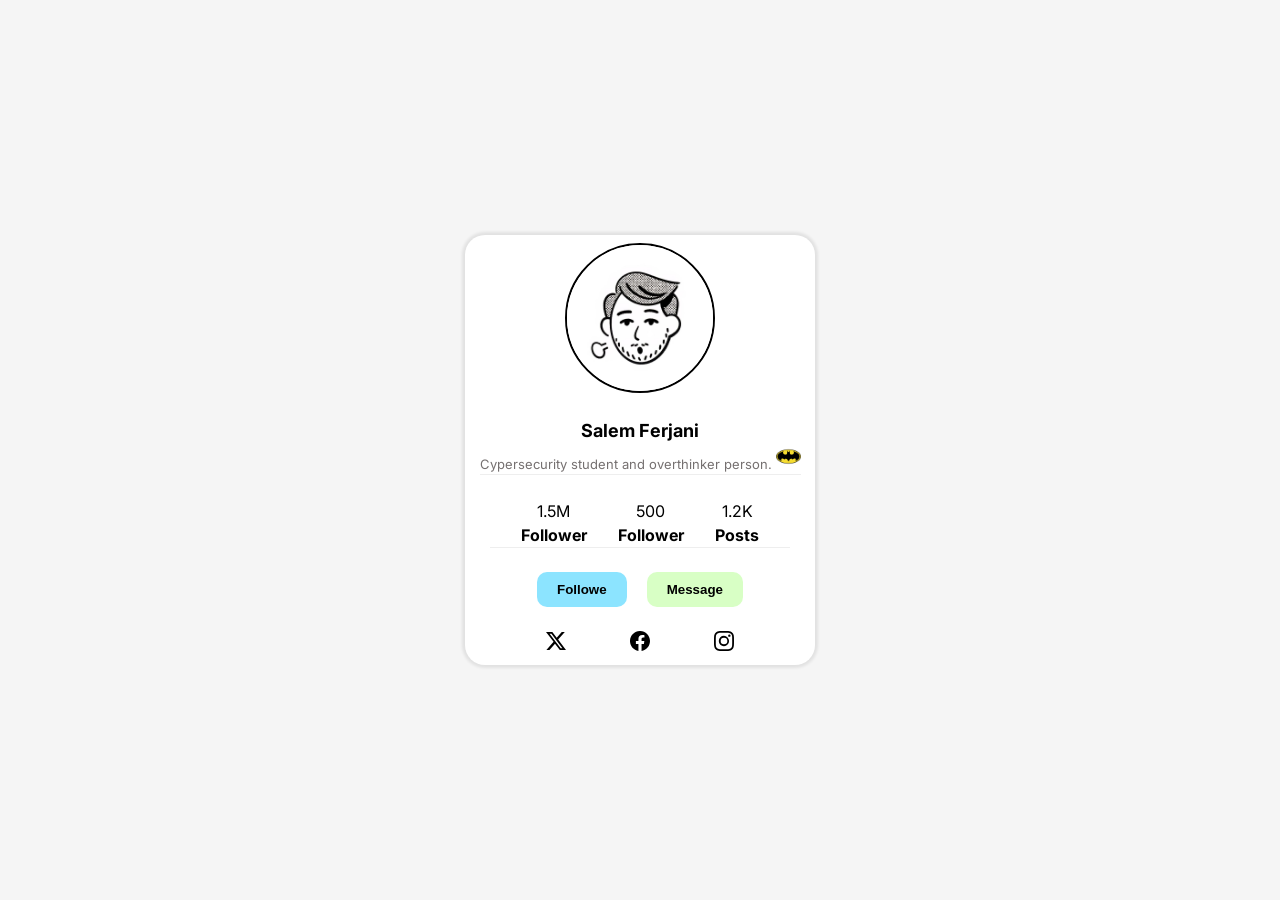
<file: index.html>
<!DOCTYPE html>
<html lang="en">
<head>
    <meta charset="UTF-8">
    <meta name="viewport" content="width=device-width, initial-scale=1.0">
    <title>Profile Card</title>
    <link rel="stylesheet" href="style.css">
    <link rel="preconnect" href="https://fonts.googleapis.com">
    <link rel="preconnect" href="https://fonts.gstatic.com" crossorigin>
    <link href="https://fonts.googleapis.com/css2?family=Inter:ital,opsz,wght@0,14..32,100..900;1,14..32,100..900&display=swap" rel="stylesheet">
</head>
<body>
    <div class="card-body">

        <img class="profile-img" src="salem.jpg" alt="profile-img">

        <div class="profile-info">
            <h2 class="profile-name">Salem Ferjani</h2>
            <p class="profile-bio">
                Cypersecurity student and overthinker person. 
                <img class="profile-icon" src="batman-icon.webp" alt="BAT MAN-icon">
            </p>
        </div>

        <div class="profile-stats">
            <div class="follower-stats">
                <p class="follower-no">1.5M</p>
                <p class="follower">Follower</p>
            </div>

            <div class="following-stats">
                <p class="following-no">500</p>
                <p class="following">Follower</p>
            </div>

            <div class="posts-stats">
                <p class="posts-no">1.2K</p>
                <p class="posts">Posts</p>
            </div>
        </div>

        <div class="card-btn-conatiner">
            <button class="btn primary-btn">Followe</button>
            <button class="btn secondary-btn">Message</button>
        </div>

        <div class="nav-icons">
            <a href="#">
                <svg xmlns="http://www.w3.org/2000/svg" width="20" height="20" fill="currentColor" class="bi bi-twitter-x" viewBox="0 0 16 16">
                    <path d="M12.6.75h2.454l-5.36 6.142L16 15.25h-4.937l-3.867-5.07-4.425 5.07H.316l5.733-6.57L0 .75h5.063l3.495 4.633L12.601.75Zm-.86 13.028h1.36L4.323 2.145H2.865z"/>
                </svg>
            </a>

            <a href="#">
                <svg xmlns="http://www.w3.org/2000/svg" width="20" height="20" fill="currentColor" class="bi bi-facebook" viewBox="0 0 16 16">
                    <path d="M16 8.049c0-4.446-3.582-8.05-8-8.05C3.58 0-.002 3.603-.002 8.05c0 4.017 2.926 7.347 6.75 7.951v-5.625h-2.03V8.05H6.75V6.275c0-2.017 1.195-3.131 3.022-3.131.876 0 1.791.157 1.791.157v1.98h-1.009c-.993 0-1.303.621-1.303 1.258v1.51h2.218l-.354 2.326H9.25V16c3.824-.604 6.75-3.934 6.75-7.951"/>
                </svg>
            </a>
            
            <a href="#">
                <svg xmlns="http://www.w3.org/2000/svg" width="20" height="20" fill="currentColor" class="bi bi-instagram" viewBox="0 0 16 16">
                    <path d="M8 0C5.829 0 5.556.01 4.703.048 3.85.088 3.269.222 2.76.42a3.9 3.9 0 0 0-1.417.923A3.9 3.9 0 0 0 .42 2.76C.222 3.268.087 3.85.048 4.7.01 5.555 0 5.827 0 8.001c0 2.172.01 2.444.048 3.297.04.852.174 1.433.372 1.942.205.526.478.972.923 1.417.444.445.89.719 1.416.923.51.198 1.09.333 1.942.372C5.555 15.99 5.827 16 8 16s2.444-.01 3.298-.048c.851-.04 1.434-.174 1.943-.372a3.9 3.9 0 0 0 1.416-.923c.445-.445.718-.891.923-1.417.197-.509.332-1.09.372-1.942C15.99 10.445 16 10.173 16 8s-.01-2.445-.048-3.299c-.04-.851-.175-1.433-.372-1.941a3.9 3.9 0 0 0-.923-1.417A3.9 3.9 0 0 0 13.24.42c-.51-.198-1.092-.333-1.943-.372C10.443.01 10.172 0 7.998 0zm-.717 1.442h.718c2.136 0 2.389.007 3.232.046.78.035 1.204.166 1.486.275.373.145.64.319.92.599s.453.546.598.92c.11.281.24.705.275 1.485.039.843.047 1.096.047 3.231s-.008 2.389-.047 3.232c-.035.78-.166 1.203-.275 1.485a2.5 2.5 0 0 1-.599.919c-.28.28-.546.453-.92.598-.28.11-.704.24-1.485.276-.843.038-1.096.047-3.232.047s-2.39-.009-3.233-.047c-.78-.036-1.203-.166-1.485-.276a2.5 2.5 0 0 1-.92-.598 2.5 2.5 0 0 1-.6-.92c-.109-.281-.24-.705-.275-1.485-.038-.843-.046-1.096-.046-3.233s.008-2.388.046-3.231c.036-.78.166-1.204.276-1.486.145-.373.319-.64.599-.92s.546-.453.92-.598c.282-.11.705-.24 1.485-.276.738-.034 1.024-.044 2.515-.045zm4.988 1.328a.96.96 0 1 0 0 1.92.96.96 0 0 0 0-1.92m-4.27 1.122a4.109 4.109 0 1 0 0 8.217 4.109 4.109 0 0 0 0-8.217m0 1.441a2.667 2.667 0 1 1 0 5.334 2.667 2.667 0 0 1 0-5.334"/>
                </svg>
            </a>
        </div>
    </div>
    
</body>
</html>
</file>
<file: style.css>
:root{
    --bgcolor: #F5F5F5;
    --card-color: #ffff;

    --name-size: 18px;
    --bio-text-size: 13px;

    --muted-text: hsl(0, 2%, 45%);

    --primary-btn-color: #8CE4FF;
    --primary-btn-color-hover: #44ACFF;
    --primary-btn-border-color-hover: #00F7FF;
    --secondary-btn-color: #D8FFC5;
    --secondary-btn-color-hover: #B2D959;
    --secondary-btn-border-color-hover: #08CB00;
}

*{
    margin: 0;
    padding: 0;
    box-sizing: border-box;
}

body{
    background-color: var(--bgcolor);
    font-family: "Inter", sans-serif;
    line-height: 1.5;
    min-height: 100vh;
    display: flex;
    justify-content: center;
    align-items: center;
}

.card-body{
    width: 350px;
    min-height: 400px;
    padding: 0.5rem;

    background-color: var(--card-color);
    box-shadow: 0 0 3px 3px rgba(0, 0, 0, 0.08);

    display: flex;
    flex-direction: column;
    align-items: center;
    gap: 1.5rem;

    border-radius: 20px;
}

.profile-info{
    display: flex;
    flex-direction: column;
    align-items: center;
    justify-content: center;

    border-bottom: 1px solid #EEEEEE;
}

.profile-img{
    width: 150px;
    height: 150px;

    display: block;
    object-fit: cover;

    border-radius: 50%;
    border: 2px solid black;
    
    transition: all 0.3s ease;
}

.profile-img:hover{
    box-shadow: 0 0 3px 3px rgba(0, 0, 0, 0.2);
    transform: scale(1.05);
}

.profile-icon{
    width: 25px;
    height: 25px;
}

.profile-name{
    font-size: var(--name-size);
}
.profile-bio{
    font-size: var(--bio-text-size);
    color: var(--muted-text);
}

.profile-stats{
    width: 90%;
    display: flex;
    justify-content: space-evenly;
    align-items: center;

    border-bottom: 1px solid #EEEEEE;
}

.profile-stats > * {
    display: flex;
    flex-direction: column;
    justify-content: center;
    align-items: center;
}

.follower, .following, .posts{
    font-weight: bold;
}

.card-btn-conatiner{
    width: 95%;

    display: flex;
    justify-content: center;
    gap: 20px;
}

.btn{
    padding: 10px 20px;
    border: none;
    border-radius: 10px;
    font-weight: 600;
    cursor: pointer;
    transition: all 0.3s ease;
}

.primary-btn{
    background-color: var(--primary-btn-color);
    color: black;
}

.primary-btn:hover{
    background-color: var(--primary-btn-color-hover);
    transform: scale(0.925);
}

.secondary-btn{
    background-color: var(--secondary-btn-color);
}

.secondary-btn:hover{
    background-color: var(--secondary-btn-color-hover);
    transform: scale(0.925);
}

.nav-icons{
    width: 95%;
    display: flex;
    justify-content: space-evenly;
}

.nav-icons > a{
    color: black;
    text-decoration: none;
    transition: all 0.3s ease;
}

.nav-icons > a:hover{
    color: var(--muted-text);
    transform: translateY(-2px)
}
</file>
